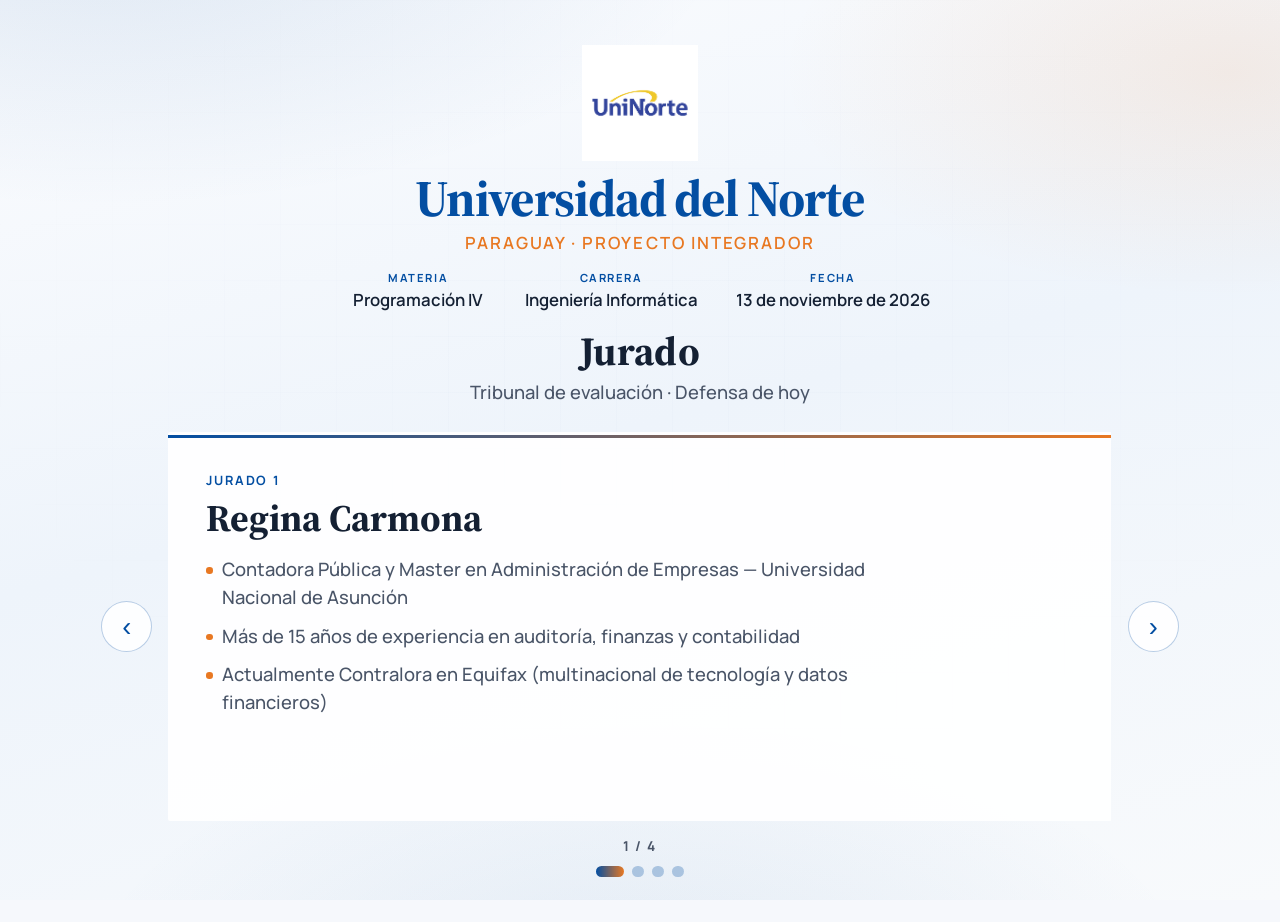
<file: docs/index.html>
<!DOCTYPE html>
<html lang="es">
<head>
  <meta charset="UTF-8" />
  <meta name="viewport" content="width=device-width, initial-scale=1" />
  <title>Jurado · Proyecto Integrador · Universidad del Norte</title>
  <link rel="preconnect" href="https://fonts.googleapis.com" />
  <link rel="preconnect" href="https://fonts.gstatic.com" crossorigin />
  <link href="https://fonts.googleapis.com/css2?family=Manrope:wght@400;500;600;700&family=Source+Serif+4:opsz,wght@8..60,500;8..60,700&display=swap" rel="stylesheet" />
  <link rel="stylesheet" href="styles.css" />
</head>
<body>
  <div class="atmosphere" aria-hidden="true"></div>

  <main class="stage">
    <header class="brand-block">
      <img
        class="brand-logo"
        src="assets/uninorte-logo.png"
        alt="Universidad del Norte"
        width="980"
        height="980"
      />
      <p class="brand-mark">Universidad del Norte</p>
      <p class="brand-sub">Paraguay · Proyecto Integrador</p>
      <dl class="meta">
        <div class="meta__item">
          <dt>Materia</dt>
          <dd>Programación IV</dd>
        </div>
        <div class="meta__item">
          <dt>Carrera</dt>
          <dd>Ingeniería Informática</dd>
        </div>
        <div class="meta__item">
          <dt>Fecha</dt>
          <dd><time datetime="2026-11-13">13 de noviembre de 2026</time></dd>
        </div>
      </dl>
      <h1 class="title">Jurado</h1>
      <p class="lede">Tribunal de evaluación · Defensa de hoy</p>
    </header>

    <section
      class="carousel"
      aria-roledescription="carrusel"
      aria-label="Miembros del jurado"
      data-carousel
    >
      <div class="carousel__shell">
        <button
          type="button"
          class="carousel__nav carousel__nav--prev"
          data-carousel-prev
          aria-label="Jurado anterior"
        >
          <span aria-hidden="true">‹</span>
        </button>

        <div class="carousel__viewport">
          <div class="carousel__track" data-carousel-track>
            <article class="carousel__slide profile is-active" data-carousel-slide aria-hidden="false">
              <div class="profile__accent" aria-hidden="true"></div>
              <p class="profile__role">Jurado 1</p>
              <h2 class="profile__name">Regina Carmona</h2>
              <ul class="profile__bio">
                <li>Contadora Pública y Master en Administración de Empresas — Universidad Nacional de Asunción</li>
                <li>Más de 15 años de experiencia en auditoría, finanzas y contabilidad</li>
                <li>Actualmente Contralora en Equifax (multinacional de tecnología y datos financieros)</li>
              </ul>
            </article>

            <article class="carousel__slide profile" data-carousel-slide aria-hidden="true">
              <div class="profile__accent" aria-hidden="true"></div>
              <p class="profile__role">Jurado 2</p>
              <h2 class="profile__name">María de Los Ángeles Medina</h2>
              <ul class="profile__bio">
                <li>Ingeniera Industrial — Universidad Nacional de Asunción</li>
                <li>Más de 15 años de experiencia en planificación y producción industrial</li>
                <li>Actualmente Gerente de Planificación en Tecnimet (provisión y montaje industriales de refrigeración y equipos electromecánicos)</li>
              </ul>
            </article>

            <article class="carousel__slide profile" data-carousel-slide aria-hidden="true">
              <div class="profile__accent" aria-hidden="true"></div>
              <p class="profile__role">Jurado 3</p>
              <h2 class="profile__name">Rebeca Agüero</h2>
              <ul class="profile__bio">
                <li>Experiencia en inteligencia de negocios, análisis de datos y planificación comercial</li>
                <li>Supervisora de Business Intelligence en Distribuidora Gloria y jefa de Business Intelligence Financiero en Cadena Real</li>
                <li>En Nestlé Paraguay estuvo a cargo del área de Business Intelligence hasta mayo de este año</li>
                <li>Actualmente se desempeña en un rol estratégico dentro del área de Planificación y Desarrollo Comercial</li>
              </ul>
            </article>

            <article class="carousel__slide profile" data-carousel-slide aria-hidden="true">
              <div class="profile__accent" aria-hidden="true"></div>
              <p class="profile__role">Jurado 4</p>
              <h2 class="profile__name">Fernando Coronel</h2>
              <ul class="profile__bio">
                <li>Licenciado en Sistemas Informáticos — Universidad Autónoma de Asunción</li>
                <li>17 años de trayectoria en procesos transaccionales</li>
                <li>12 años en Bancard (4 años como QA)</li>
                <li>5 años en ITTI a cargo de pruebas de hardware, software e integraciones con otras entidades de las terminales de experiencia digital (TEDs)</li>
              </ul>
            </article>
          </div>
        </div>

        <button
          type="button"
          class="carousel__nav carousel__nav--next"
          data-carousel-next
          aria-label="Jurado siguiente"
        >
          <span aria-hidden="true">›</span>
        </button>
      </div>

      <div class="carousel__footer">
        <p class="carousel__status" data-carousel-status aria-live="polite">1 / 4</p>
        <div class="carousel__dots" data-carousel-dots role="tablist" aria-label="Seleccionar jurado"></div>
      </div>
    </section>
  </main>

  <script src="carousel.js" defer></script>
</body>
</html>
</file>
<file: docs/styles.css>
/* UniNorte-inspired light projection palette
   Primary blue: #034EA2 (institutional)
   Accent orange: #E87822 (warm CTA / highlight)
   Surfaces: off-white / soft blue wash — projector-safe */
:root {
  --blue: #034ea2;
  --blue-deep: #023a7a;
  --blue-soft: #e8f1fb;
  --orange: #e87822;
  --orange-soft: #fff1e4;
  --ink: #142033;
  --ink-muted: #4a5568;
  --paper: #f6f8fc;
  --paper-bright: #ffffff;
  --line: rgba(3, 78, 162, 0.14);
  --font-display: "Source Serif 4", "Georgia", serif;
  --font-body: "Manrope", "Segoe UI", sans-serif;
  --ease-carousel: cubic-bezier(0.22, 1, 0.36, 1);
}

*,
*::before,
*::after {
  box-sizing: border-box;
}

html,
body {
  margin: 0;
  min-height: 100%;
}

body {
  font-family: var(--font-body);
  color: var(--ink);
  background: var(--paper);
  overflow-x: hidden;
}

.atmosphere {
  position: fixed;
  inset: 0;
  z-index: 0;
  pointer-events: none;
  background:
    radial-gradient(ellipse 90% 60% at 8% -10%, rgba(3, 78, 162, 0.12), transparent 55%),
    radial-gradient(ellipse 70% 50% at 96% 8%, rgba(232, 120, 34, 0.1), transparent 50%),
    radial-gradient(ellipse 80% 55% at 50% 110%, rgba(3, 78, 162, 0.08), transparent 55%),
    linear-gradient(165deg, #fbfcfe 0%, #eef4fb 48%, #f8fafc 100%);
}

.atmosphere::after {
  content: "";
  position: absolute;
  inset: 0;
  opacity: 0.35;
  background-image:
    linear-gradient(rgba(3, 78, 162, 0.035) 1px, transparent 1px),
    linear-gradient(90deg, rgba(3, 78, 162, 0.035) 1px, transparent 1px);
  background-size: 56px 56px;
  mask-image: radial-gradient(ellipse 75% 70% at 50% 40%, #000 20%, transparent 85%);
}

.stage {
  position: relative;
  z-index: 1;
  min-height: 100vh;
  display: flex;
  flex-direction: column;
  justify-content: center;
  gap: clamp(1.25rem, 3vh, 2.25rem);
  padding: clamp(1.25rem, 3.5vw, 3rem) clamp(1rem, 4vw, 3.5rem);
  max-width: 1180px;
  margin: 0 auto;
}

.brand-block {
  text-align: center;
  animation: rise 0.8s ease-out both;
}

.brand-logo {
  display: block;
  width: clamp(4.75rem, 10vw, 7.25rem);
  height: auto;
  margin: 0 auto 0.7rem;
  object-fit: contain;
}

.brand-mark {
  margin: 0;
  font-family: var(--font-display);
  font-weight: 700;
  font-size: clamp(1.85rem, 4.8vw, 3.2rem);
  line-height: 1.05;
  letter-spacing: -0.02em;
  color: var(--blue);
}

.brand-sub {
  margin: 0.3rem 0 0;
  font-size: clamp(0.9rem, 1.5vw, 1.05rem);
  font-weight: 600;
  letter-spacing: 0.12em;
  text-transform: uppercase;
  color: var(--orange);
}

.meta {
  display: flex;
  flex-wrap: wrap;
  justify-content: center;
  gap: clamp(0.65rem, 1.8vw, 1.5rem) clamp(1rem, 3vw, 2.4rem);
  margin: clamp(0.75rem, 1.8vh, 1.1rem) auto 0;
  max-width: 52rem;
}

.meta__item {
  margin: 0;
  text-align: center;
  min-width: 8.5rem;
}

.meta dt {
  margin: 0;
  font-size: 0.7rem;
  font-weight: 700;
  letter-spacing: 0.14em;
  text-transform: uppercase;
  color: var(--blue);
}

.meta dd {
  margin: 0.18rem 0 0;
  font-size: clamp(0.92rem, 1.4vw, 1.05rem);
  font-weight: 600;
  color: var(--ink);
}

.title {
  margin: clamp(0.85rem, 2vh, 1.25rem) 0 0;
  font-family: var(--font-display);
  font-weight: 700;
  font-size: clamp(1.7rem, 3.6vw, 2.5rem);
  line-height: 1.1;
  letter-spacing: 0.01em;
  font-optical-sizing: auto;
  color: var(--ink);
}

.lede {
  margin: 0.4rem 0 0;
  font-size: clamp(0.95rem, 1.6vw, 1.15rem);
  color: var(--ink-muted);
  font-weight: 500;
}

/* —— Carousel —— */
.carousel {
  width: 100%;
  animation: rise 0.85s ease-out both;
  animation-delay: 0.12s;
}

.carousel__shell {
  display: grid;
  grid-template-columns: auto minmax(0, 1fr) auto;
  align-items: center;
  gap: clamp(0.5rem, 1.5vw, 1rem);
}

.carousel__viewport {
  overflow: hidden;
  border-radius: 2px;
  isolation: isolate;
}

.carousel__track {
  --carousel-index: 0;
  display: flex;
  width: 100%;
  transform: translate3d(calc(var(--carousel-index) * -100%), 0, 0);
  transition: transform 0.62s var(--ease-carousel);
  will-change: transform;
}

.carousel__slide {
  flex: 0 0 100%;
  width: 100%;
  min-width: 100%;
  opacity: 0.35;
  transform: scale(0.965) translateY(8px);
  filter: blur(0.4px);
  transition:
    opacity 0.55s var(--ease-carousel),
    transform 0.62s var(--ease-carousel),
    filter 0.55s var(--ease-carousel);
}

.carousel__slide.is-active {
  opacity: 1;
  transform: scale(1) translateY(0);
  filter: none;
}

.carousel__nav {
  appearance: none;
  border: 1.5px solid color-mix(in srgb, var(--blue) 28%, transparent);
  background: color-mix(in srgb, var(--paper-bright) 86%, transparent);
  color: var(--blue);
  width: clamp(2.6rem, 5vw, 3.2rem);
  height: clamp(2.6rem, 5vw, 3.2rem);
  border-radius: 999px;
  cursor: pointer;
  display: grid;
  place-items: center;
  font-size: 1.7rem;
  line-height: 1;
  padding: 0;
  transition:
    background 0.25s ease,
    border-color 0.25s ease,
    color 0.25s ease,
    transform 0.25s var(--ease-carousel);
}

.carousel__nav:hover {
  background: var(--blue);
  border-color: var(--blue);
  color: #fff;
}

.carousel__nav:active {
  transform: scale(0.94);
}

.carousel__nav:focus-visible {
  outline: 2px solid var(--orange);
  outline-offset: 3px;
}

.carousel__footer {
  display: flex;
  flex-direction: column;
  align-items: center;
  gap: 0.7rem;
  margin-top: 1rem;
}

.carousel__status {
  margin: 0;
  font-size: 0.85rem;
  font-weight: 700;
  letter-spacing: 0.12em;
  text-transform: uppercase;
  color: var(--ink-muted);
}

.carousel__dots {
  display: flex;
  gap: 0.55rem;
  align-items: center;
}

.carousel__dot {
  appearance: none;
  border: 0;
  padding: 0;
  width: 0.7rem;
  height: 0.7rem;
  border-radius: 999px;
  background: color-mix(in srgb, var(--blue) 28%, transparent);
  cursor: pointer;
  transition:
    width 0.35s var(--ease-carousel),
    background 0.35s ease,
    transform 0.25s ease;
}

.carousel__dot.is-active {
  width: 1.7rem;
  background: linear-gradient(90deg, var(--blue), var(--orange));
}

.carousel__dot:focus-visible {
  outline: 2px solid var(--orange);
  outline-offset: 3px;
}

.profile {
  position: relative;
  padding: clamp(1.5rem, 3vw, 2.25rem) clamp(1.35rem, 3vw, 2.5rem)
    clamp(1.6rem, 3vw, 2.35rem);
  background: color-mix(in srgb, var(--paper-bright) 90%, transparent);
  border-top: 3px solid transparent;
  min-height: clamp(16rem, 34vh, 22rem);
}

.profile__accent {
  position: absolute;
  left: 0;
  top: 0;
  width: 100%;
  height: 3px;
  background: linear-gradient(90deg, var(--blue), var(--orange));
  transform-origin: left center;
}

.profile__role {
  margin: 0;
  font-size: 0.8rem;
  font-weight: 700;
  letter-spacing: 0.14em;
  text-transform: uppercase;
  color: var(--blue);
}

.profile__name {
  margin: 0.5rem 0 1rem;
  font-family: var(--font-display);
  font-weight: 700;
  font-size: clamp(1.7rem, 3.2vw, 2.35rem);
  line-height: 1.15;
  color: var(--ink);
}

.profile__bio {
  margin: 0;
  padding: 0;
  list-style: none;
  display: flex;
  flex-direction: column;
  gap: 0.7rem;
  max-width: 46rem;
}

.profile__bio li {
  position: relative;
  padding-left: 1rem;
  font-size: clamp(1rem, 1.55vw, 1.15rem);
  line-height: 1.5;
  color: var(--ink-muted);
  font-weight: 500;
}

.profile__bio li::before {
  content: "";
  position: absolute;
  left: 0;
  top: 0.6em;
  width: 0.4rem;
  height: 0.4rem;
  border-radius: 50%;
  background: var(--orange);
}

@keyframes rise {
  from {
    opacity: 0;
    transform: translateY(14px);
  }
  to {
    opacity: 1;
    transform: translateY(0);
  }
}

@media (max-width: 700px) {
  .stage {
    justify-content: flex-start;
    padding-top: 1.5rem;
    padding-bottom: 2rem;
  }

  .carousel__shell {
    grid-template-columns: 1fr;
    grid-template-areas:
      "viewport"
      "nav";
    gap: 0.85rem;
  }

  .carousel__viewport {
    grid-area: viewport;
  }

  .carousel__nav--prev,
  .carousel__nav--next {
    justify-self: center;
  }

  .carousel__shell {
    display: flex;
    flex-wrap: wrap;
    justify-content: center;
  }

  .carousel__viewport {
    flex: 1 1 100%;
    order: 1;
  }

  .carousel__nav--prev {
    order: 2;
  }

  .carousel__nav--next {
    order: 3;
  }

  .brand-mark {
    font-size: clamp(1.75rem, 8vw, 2.6rem);
  }
}

@media (prefers-reduced-motion: reduce) {
  .brand-block,
  .carousel {
    animation: none;
  }

  .carousel__track,
  .carousel__slide,
  .carousel__nav,
  .carousel__dot {
    transition: none;
  }
}
</file>
